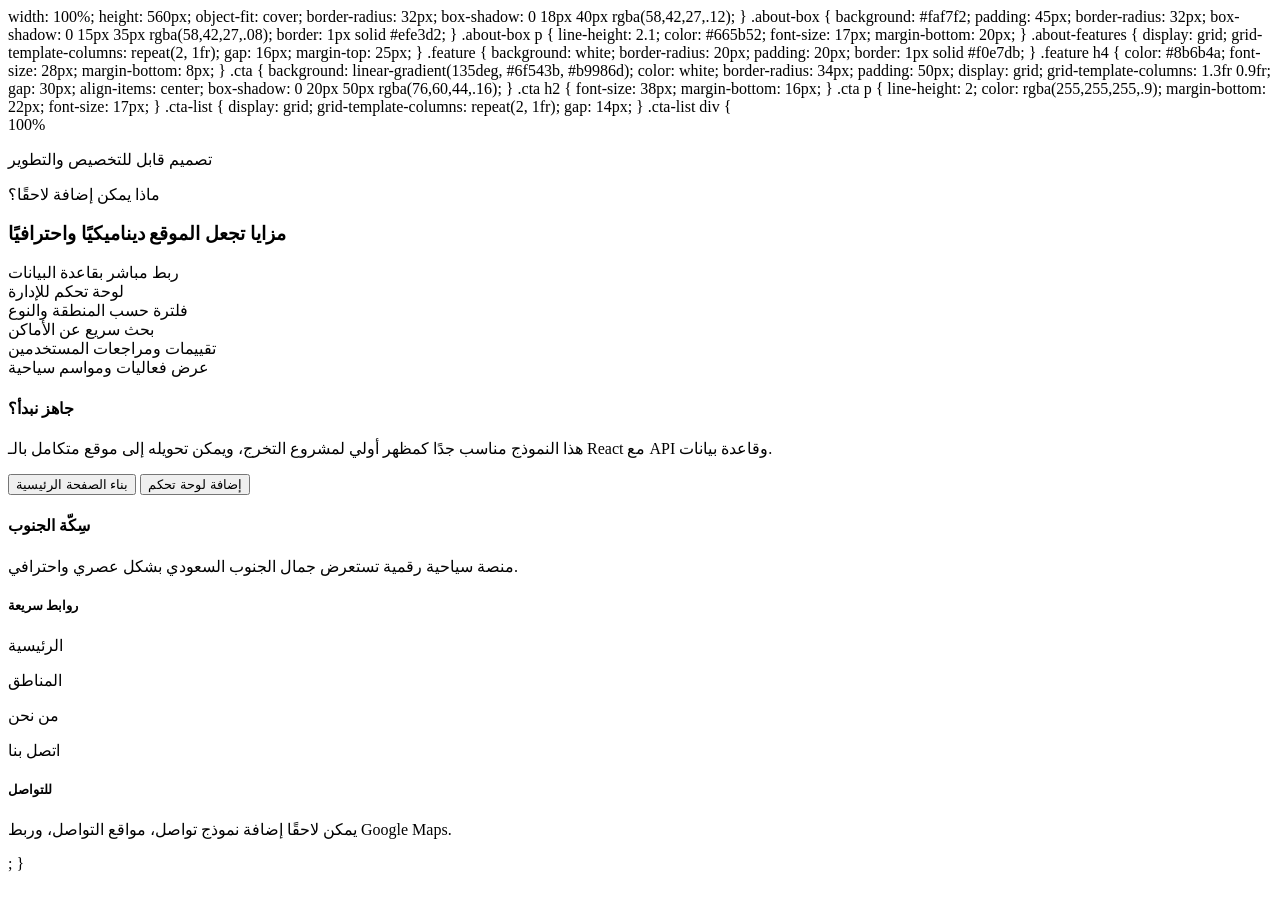
<file: مشروع/index.html>
<!DOCTYPE html>
      width: 100%; height: 560px; object-fit: cover; border-radius: 32px;
      box-shadow: 0 18px 40px rgba(58,42,27,.12);
    }

    .about-box {
      background: #faf7f2; padding: 45px; border-radius: 32px;
      box-shadow: 0 15px 35px rgba(58,42,27,.08); border: 1px solid #efe3d2;
    }

    .about-box p { line-height: 2.1; color: #665b52; font-size: 17px; margin-bottom: 20px; }

    .about-features {
      display: grid; grid-template-columns: repeat(2, 1fr); gap: 16px; margin-top: 25px;
    }

    .feature {
      background: white; border-radius: 20px; padding: 20px; border: 1px solid #f0e7db;
    }

    .feature h4 { color: #8b6b4a; font-size: 28px; margin-bottom: 8px; }

    .cta {
      background: linear-gradient(135deg, #6f543b, #b9986d); color: white;
      border-radius: 34px; padding: 50px; display: grid;
      grid-template-columns: 1.3fr 0.9fr; gap: 30px; align-items: center;
      box-shadow: 0 20px 50px rgba(76,60,44,.16);
    }

    .cta h2 { font-size: 38px; margin-bottom: 16px; }
    .cta p { line-height: 2; color: rgba(255,255,255,.9); margin-bottom: 22px; font-size: 17px; }
    .cta-list { display: grid; grid-template-columns: repeat(2, 1fr); gap: 14px; }
    .cta-list div {
                <div className="mb-2 text-3xl font-bold text-[#8b6b4a]">100%</div>
                <p className="text-slate-600">تصميم قابل للتخصيص والتطوير</p>
              </div>
            </div>
          </div>
        </div>
      </section>

      <section className="mx-auto max-w-7xl px-6 py-20 lg:px-10">
        <div className="rounded-[32px] bg-gradient-to-l from-[#6f543b] to-[#b58e63] p-8 text-white shadow-xl md:p-12">
          <div className="grid gap-8 lg:grid-cols-[1.2fr_.8fr] lg:items-center">
            <div>
              <p className="mb-3 text-sm font-semibold text-white/80">ماذا يمكن إضافة لاحقًا؟</p>
              <h3 className="mb-5 text-3xl font-bold">مزايا تجعل الموقع ديناميكيًا واحترافيًا</h3>
              <div className="grid gap-3 text-base md:grid-cols-2">
                <div className="rounded-2xl bg-white/10 p-4">ربط مباشر بقاعدة البيانات</div>
                <div className="rounded-2xl bg-white/10 p-4">لوحة تحكم للإدارة</div>
                <div className="rounded-2xl bg-white/10 p-4">فلترة حسب المنطقة والنوع</div>
                <div className="rounded-2xl bg-white/10 p-4">بحث سريع عن الأماكن</div>
                <div className="rounded-2xl bg-white/10 p-4">تقييمات ومراجعات المستخدمين</div>
                <div className="rounded-2xl bg-white/10 p-4">عرض فعاليات ومواسم سياحية</div>
              </div>
            </div>

            <div className="rounded-[28px] bg-white p-6 text-slate-800 shadow-2xl">
              <h4 className="mb-4 text-2xl font-bold">جاهز نبدأ؟</h4>
              <p className="mb-6 leading-8 text-slate-600">
                هذا النموذج مناسب جدًا كمظهر أولي لمشروع التخرج، ويمكن تحويله إلى موقع متكامل بالـ React مع API وقاعدة بيانات.
              </p>
              <div className="space-y-3">
                <button className="w-full rounded-2xl bg-slate-900 px-4 py-3 font-medium text-white hover:bg-[#8b6b4a]">
                  بناء الصفحة الرئيسية
                </button>
                <button className="w-full rounded-2xl border border-slate-300 px-4 py-3 font-medium hover:bg-slate-50">
                  إضافة لوحة تحكم
                </button>
              </div>
            </div>
          </div>
        </div>
      </section>

      <footer id="contact" className="border-t border-slate-200 bg-white">
        <div className="mx-auto grid max-w-7xl gap-8 px-6 py-10 md:grid-cols-3 lg:px-10">
          <div>
            <h4 className="mb-3 text-xl font-bold">سِكّة الجنوب</h4>
            <p className="leading-8 text-slate-500">
              منصة سياحية رقمية تستعرض جمال الجنوب السعودي بشكل عصري واحترافي.
            </p>
          </div>
          <div>
            <h5 className="mb-3 font-bold">روابط سريعة</h5>
            <div className="space-y-2 text-slate-500">
              <p>الرئيسية</p>
              <p>المناطق</p>
              <p>من نحن</p>
              <p>اتصل بنا</p>
            </div>
          </div>
          <div>
            <h5 className="mb-3 font-bold">للتواصل</h5>
            <p className="leading-8 text-slate-500">يمكن لاحقًا إضافة نموذج تواصل، مواقع التواصل، وربط Google Maps.</p>
          </div>
        </div>
      </footer>
    </div>
;
}
</file>
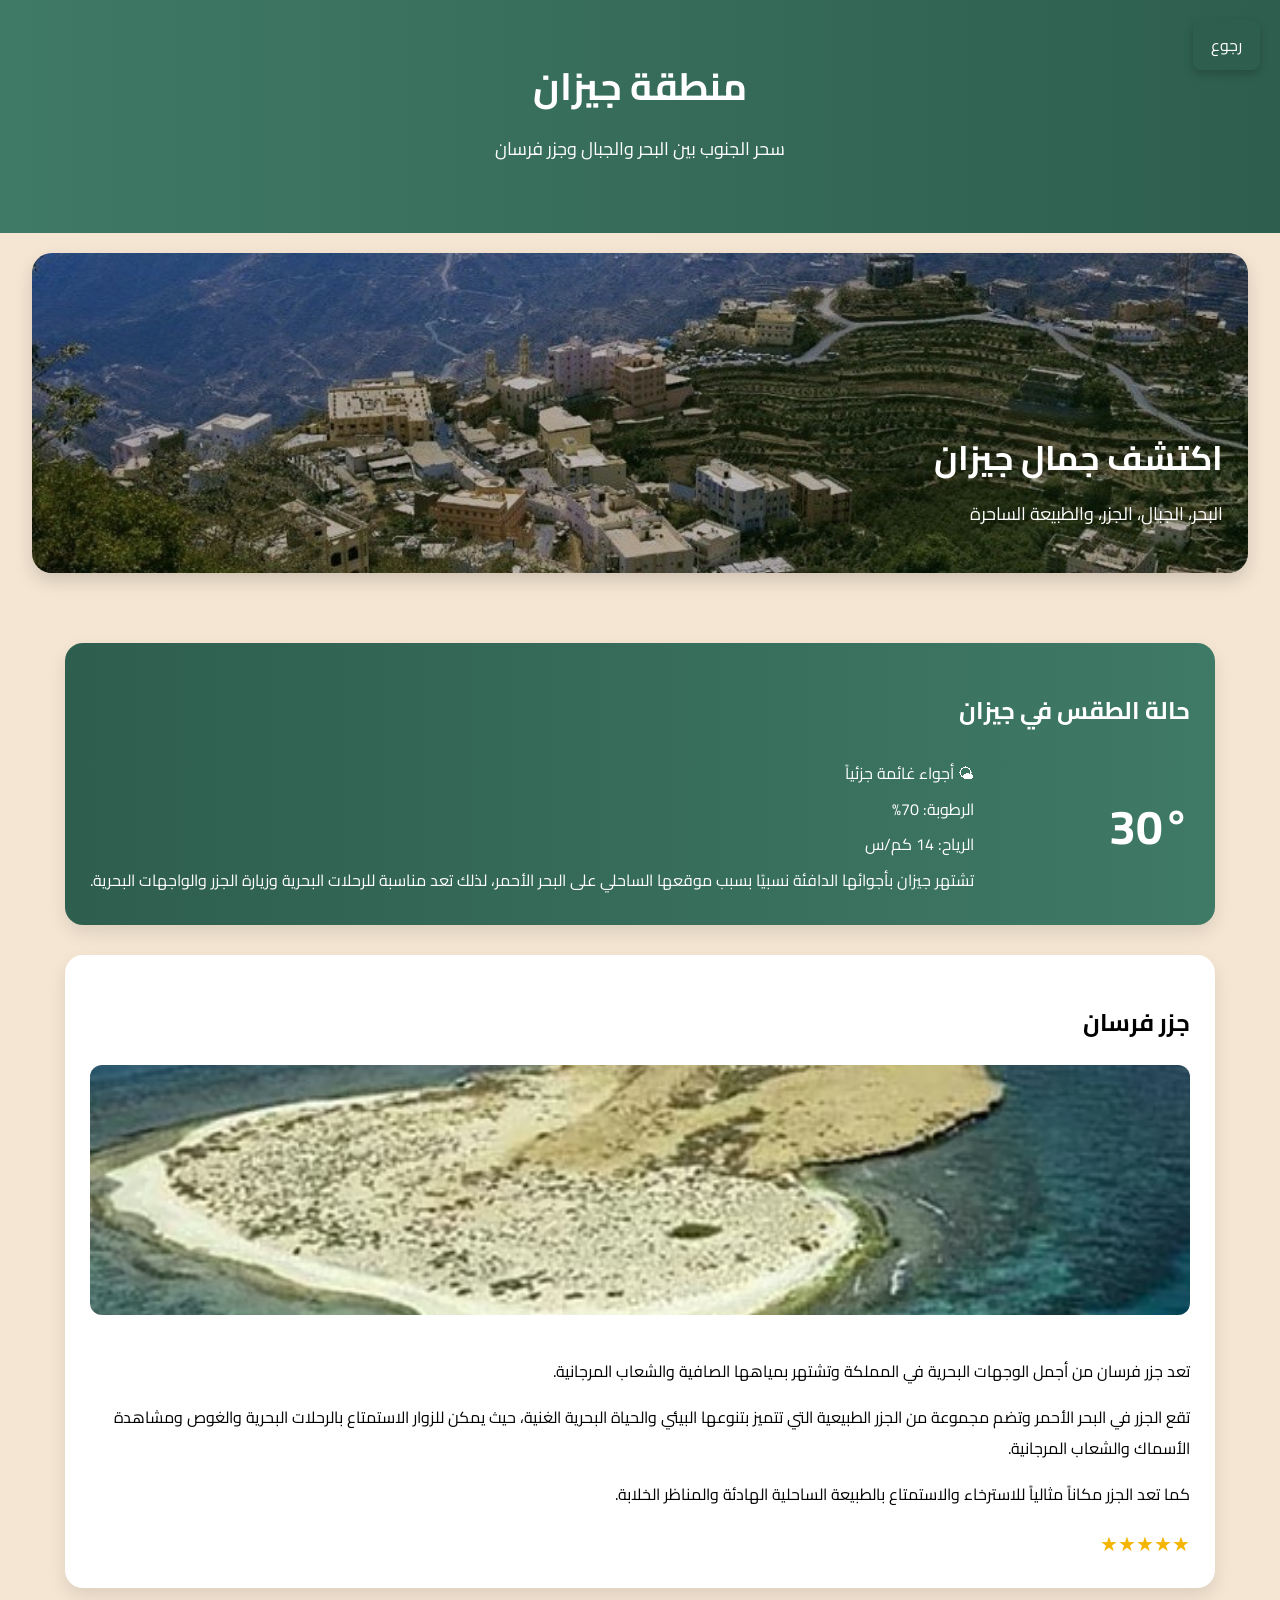
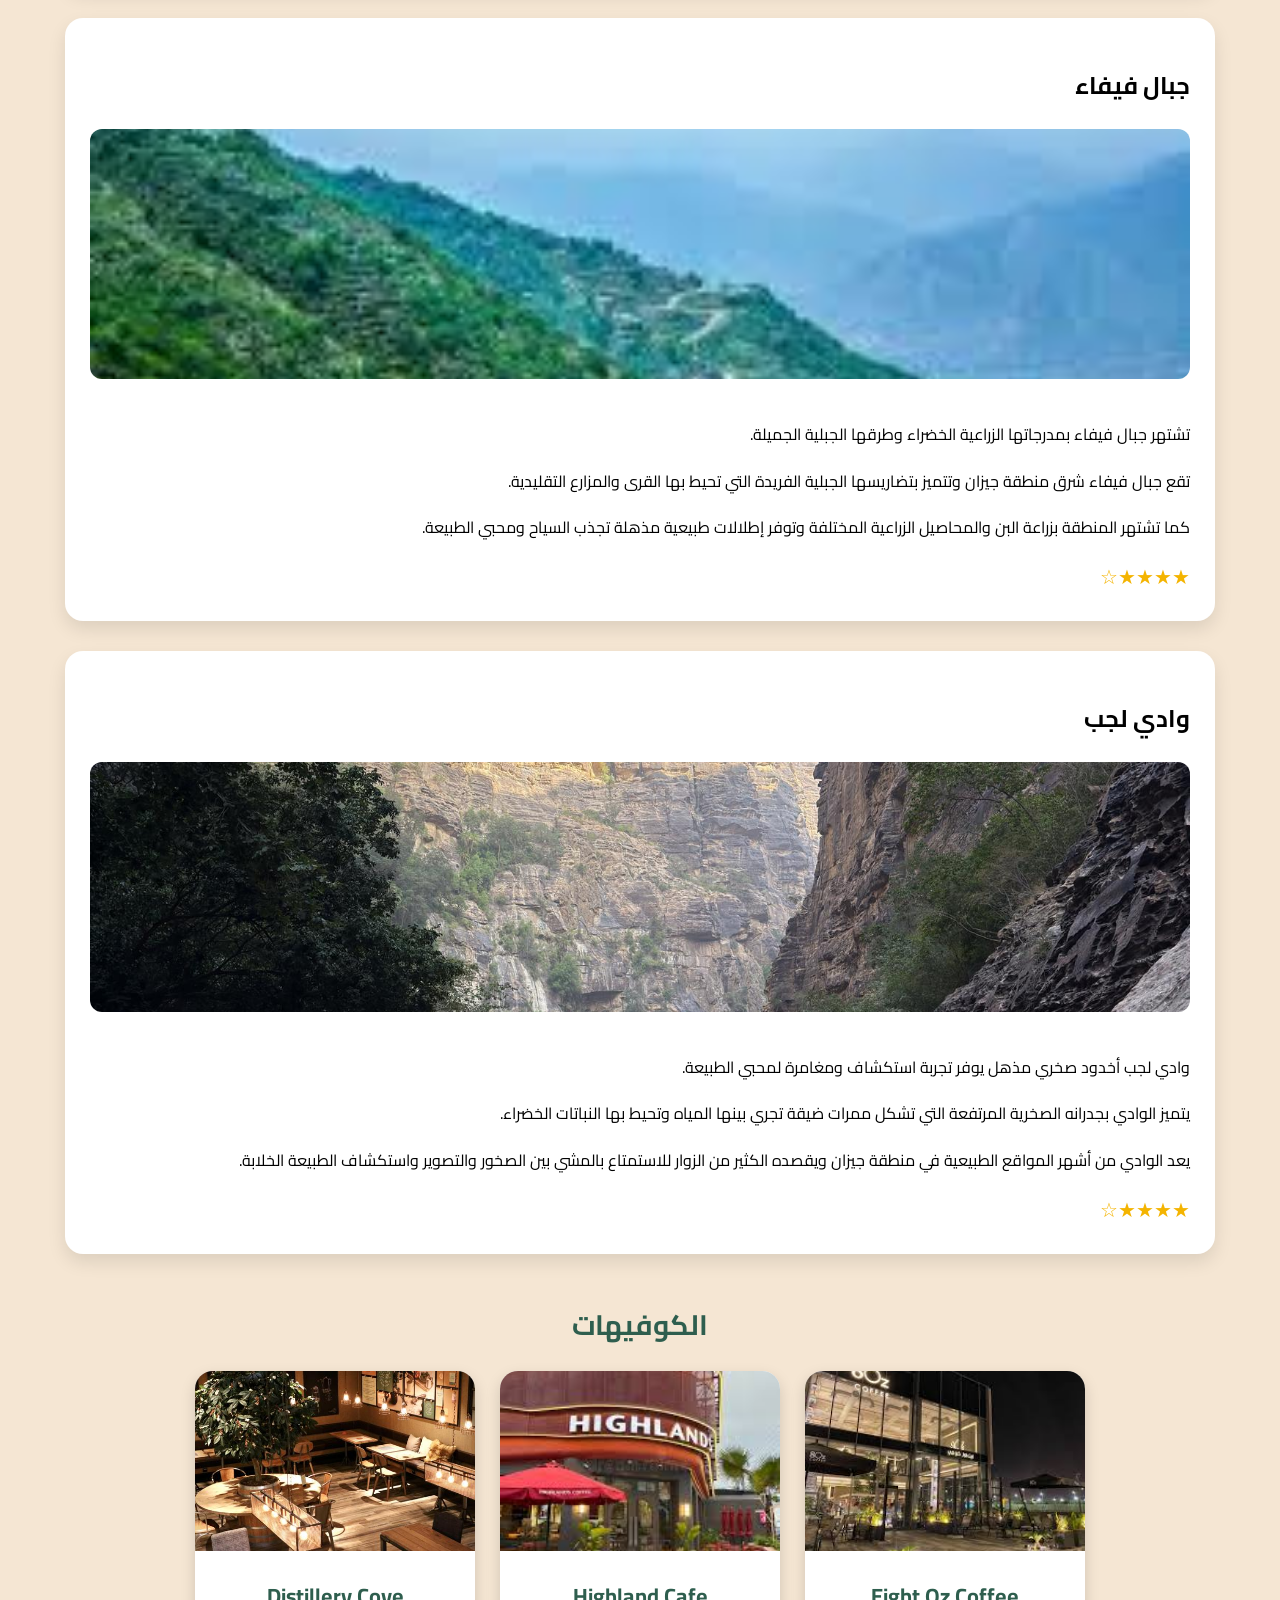
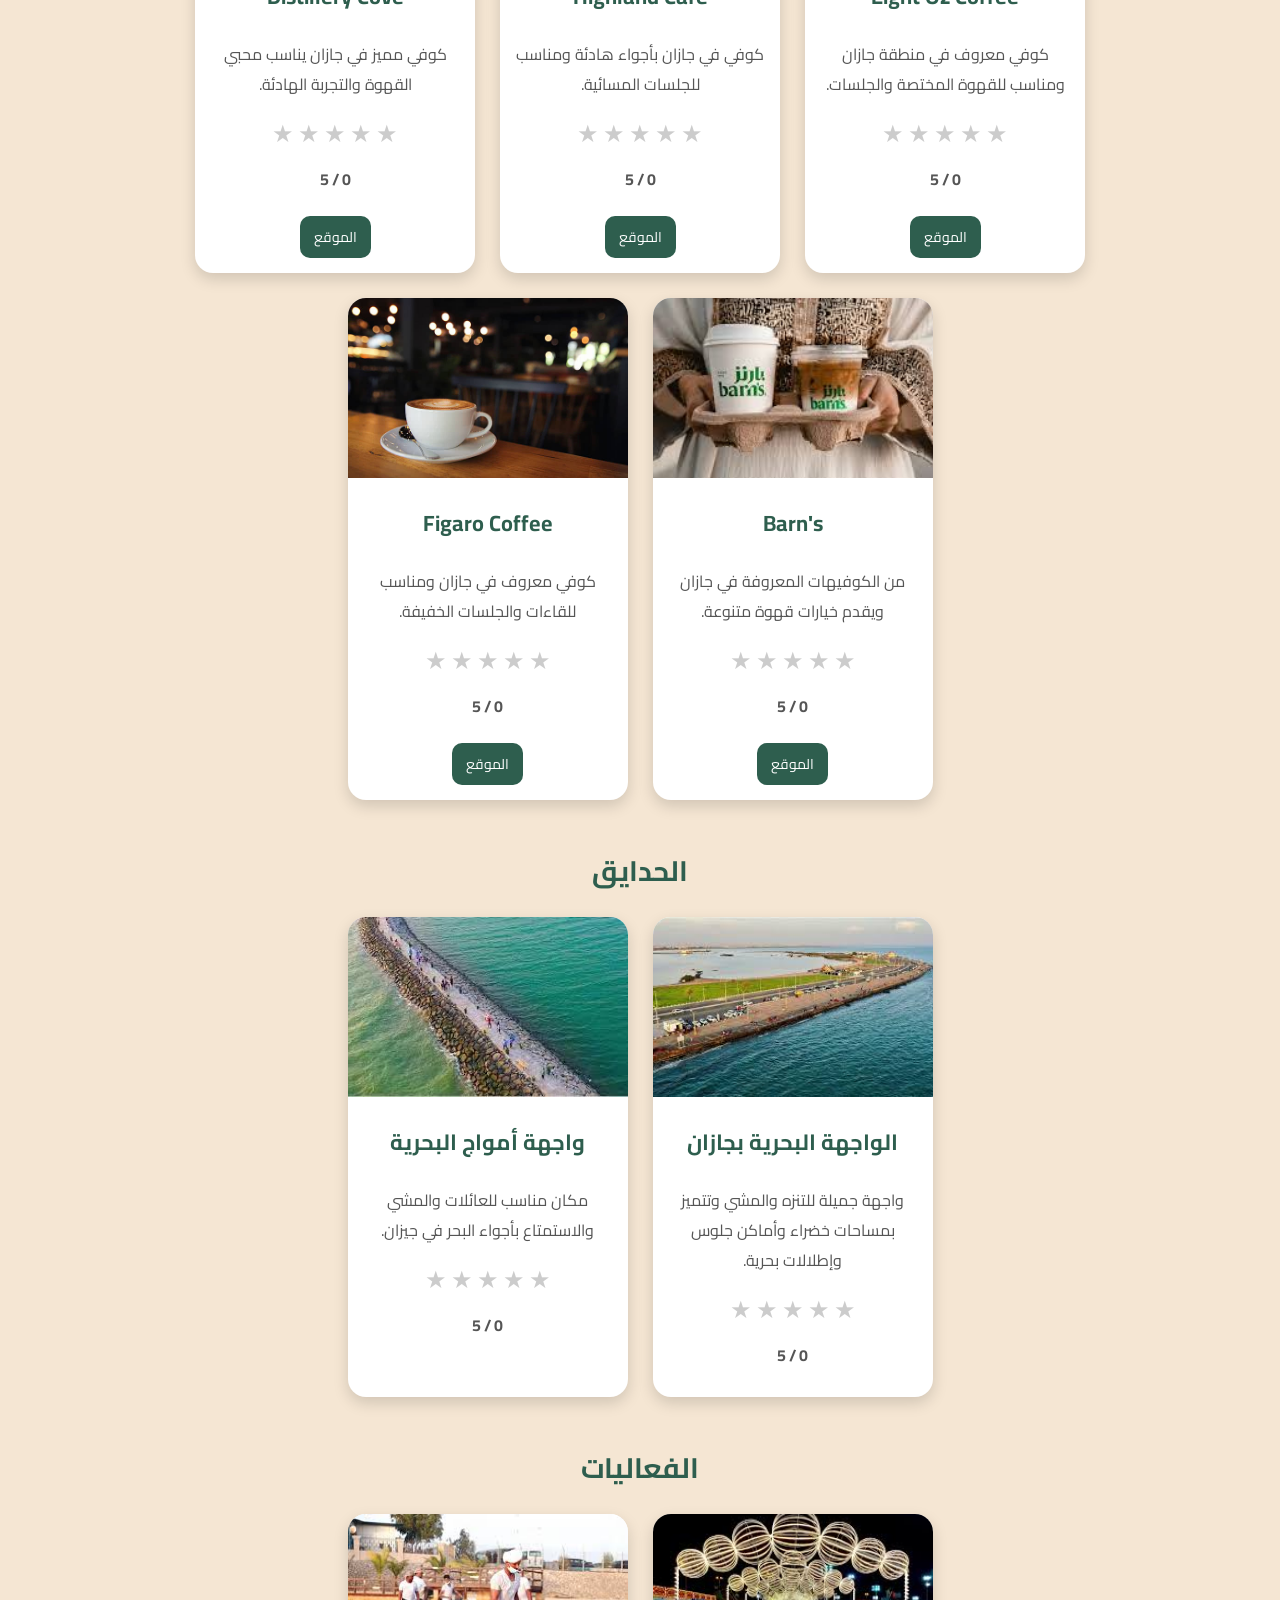
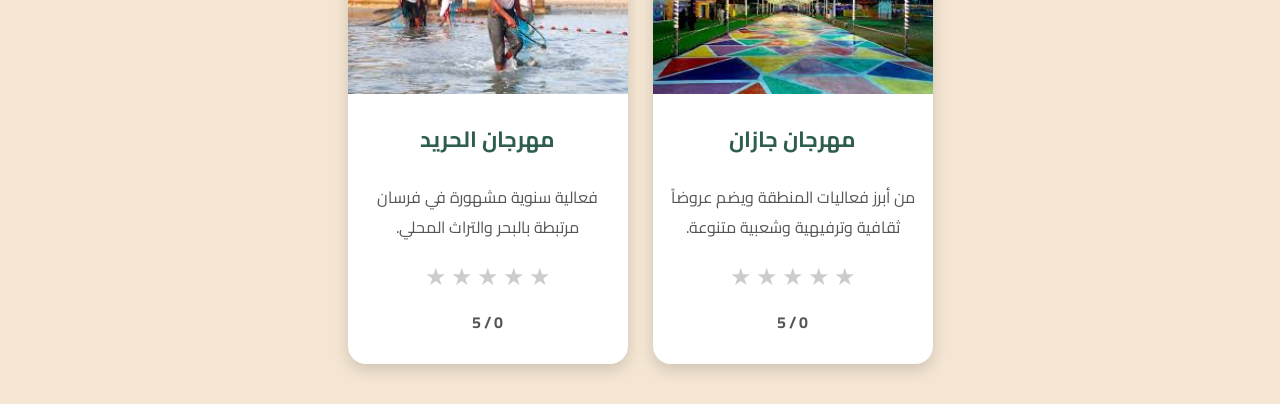
<file: مشروع/jazan.html>
<!DOCTYPE html>
<html lang="ar">
<head>
<meta charset="UTF-8">
<meta name="viewport" content="width=device-width, initial-scale=1.0">
<title>منطقة جيزان</title>

<link href="https://fonts.googleapis.com/css2?family=Cairo:wght@400;700&display=swap" rel="stylesheet">

<style>
body {
    margin: 0;
    font-family: 'Cairo', sans-serif;
    background-color: #f5e6d3;
    direction: rtl;
}

* {
    box-sizing: border-box;
}

/* زر الرجوع */
.back-btn {
    position: fixed;
    top: 20px;
    right: 20px;
    padding: 10px 18px;
    background-color: #2e5e4e;
    color: white;
    text-decoration: none;
    border-radius: 8px;
    box-shadow: 0 4px 10px rgba(0,0,0,0.2);
    transition: 0.3s;
    z-index: 1000;
}

.back-btn:hover {
    background-color: #244a3d;
}

/* الهيدر */
header {
    background: linear-gradient(to left, #2e5e4e, #3f7a66);
    color: white;
    text-align: center;
    padding: 50px 20px;
}

header h1 {
    margin: 0;
    font-size: 38px;
}

header p {
    margin-top: 10px;
    font-size: 18px;
}

/* صورة الغلاف */
.hero {
    width: 95%;
    height: 320px;
    margin: 20px auto 30px;
    border-radius: 20px;
    overflow: hidden;
    box-shadow: 0 8px 18px rgba(0,0,0,0.15);
    position: relative;
}

.hero img {
    width: 100%;
    height: 100%;
    object-fit: cover;
    display: block;
}

.hero::after {
    content: "";
    position: absolute;
    inset: 0;
    background: rgba(0,0,0,0.25);
}

.hero-text {
    position: absolute;
    bottom: 25px;
    right: 25px;
    color: white;
    z-index: 2;
}

.hero-text h2 {
    margin: 0;
    font-size: 34px;
}

.hero-text p {
    margin-top: 8px;
    font-size: 18px;
}

/* المحتوى */
.container {
    padding: 40px 25px;
    max-width: 1200px;
    margin: auto;
}

.cards-grid {
    display: block;
}

/* الكروت القديمة */
.card {
    background-color: white;
    padding: 25px;
    margin-bottom: 30px;
    border-radius: 18px;
    box-shadow: 0 8px 18px rgba(0,0,0,0.1);
    transition: 0.4s;
    line-height: 1.9;
}

.card:hover {
    transform: scale(1.02);
}

.card img {
    width: 100%;
    height: 250px;
    object-fit: cover;
    border-radius: 12px;
    margin-bottom: 15px;
}

.rating {
    color: #f4b400;
    font-size: 20px;
    margin-top: 10px;
}

/* كارد الطقس */
.weather-card {
    background: linear-gradient(to left, #3f7a66, #2e5e4e);
    color: white;
}

.weather-content {
    display: flex;
    justify-content: space-between;
    align-items: center;
    margin-top: 15px;
    gap: 20px;
    flex-wrap: wrap;
}

.temp {
    font-size: 48px;
    font-weight: bold;
}

.details p {
    margin: 5px 0;
}

/* الأقسام الجديدة */
.section-title {
    text-align: center;
    font-size: 28px;
    color: #2e5e4e;
    margin: 45px 0 20px;
    font-weight: bold;
}

.places-container {
    display: flex;
    justify-content: center;
    gap: 25px;
    flex-wrap: wrap;
}

.place-card {
    width: 280px;
    background: white;
    border-radius: 18px;
    overflow: hidden;
    box-shadow: 0 6px 15px rgba(0,0,0,0.15);
    transition: 0.3s;
}

.place-card:hover {
    transform: translateY(-8px) scale(1.03);
}

.place-card img {
    width: 100%;
    height: 180px;
    object-fit: cover;
}

.card-content {
    padding: 15px;
    text-align: center;
}

.card-content h3 {
    margin-top: 0;
    color: #2e5e4e;
    font-size: 22px;
}

.card-content p {
    color: #555;
    margin-bottom: 12px;
}

.star {
    font-size: 24px;
    color: #ccc;
    cursor: pointer;
}

.star.active {
    color: gold;
}

.rating-text {
    font-weight: bold;
    margin-top: 8px;
}

.map-btn {
    display: inline-block;
    margin-top: 10px;
    padding: 8px 14px;
    background-color: #2e5e4e;
    color: white;
    text-decoration: none;
    border-radius: 10px;
    transition: 0.3s;
    font-size: 14px;
}

.map-btn:hover {
    background-color: #244a3d;
}

@media (max-width: 768px) {
    .hero {
        height: 250px;
    }

    .hero-text h2 {
        font-size: 26px;
    }

    .hero-text p {
        font-size: 15px;
    }

    .place-card {
        width: 100%;
        max-width: 350px;
    }

    .temp {
        font-size: 38px;
    }
}
</style>
</head>

<body>

<a href="page1.html" class="back-btn">رجوع</a>

<header>
    <h1>منطقة جيزان</h1>
    <p>سحر الجنوب بين البحر والجبال وجزر فرسان</p>
</header>

<div class="hero">
    <img src="jazann.jpg" alt="منطقة جيزان">
    <div class="hero-text">
        <h2>اكتشف جمال جيزان</h2>
        <p>البحر، الجبال، الجزر، والطبيعة الساحرة</p>
    </div>
</div>

<div class="container">
<div class="cards-grid">

    <!-- كارد الطقس -->
    <div class="card weather-card">
        <h2>حالة الطقس في جيزان</h2>
        <div class="weather-content">
            <div class="temp">30°</div>
            <div class="details">
                <p>🌤 أجواء غائمة جزئياً</p>
                <p>الرطوبة: 70%</p>
                <p>الرياح: 14 كم/س</p>
                <p>تشتهر جيزان بأجوائها الدافئة نسبيًا بسبب موقعها الساحلي على البحر الأحمر، لذلك تعد مناسبة للرحلات البحرية وزيارة الجزر والواجهات البحرية.</p>
            </div>
        </div>
    </div>

    <!-- جزر فرسان -->
    <div class="card">
        <h2>جزر فرسان</h2>
        <img src="farasan.jpg" alt="جزر فرسان">
        <p>تعد جزر فرسان من أجمل الوجهات البحرية في المملكة وتشتهر بمياهها الصافية والشعاب المرجانية.</p>
        <p>تقع الجزر في البحر الأحمر وتضم مجموعة من الجزر الطبيعية التي تتميز بتنوعها البيئي والحياة البحرية الغنية، حيث يمكن للزوار الاستمتاع بالرحلات البحرية والغوص ومشاهدة الأسماك والشعاب المرجانية.</p>
        <p>كما تعد الجزر مكاناً مثالياً للاسترخاء والاستمتاع بالطبيعة الساحلية الهادئة والمناظر الخلابة.</p>
        <div class="rating">★★★★★</div>
    </div>

    <!-- جبال فيفاء -->
    <div class="card">
        <h2>جبال فيفاء</h2>
        <img src="fefa.jpg" alt="جبال فيفاء">
        <p>تشتهر جبال فيفاء بمدرجاتها الزراعية الخضراء وطرقها الجبلية الجميلة.</p>
        <p>تقع جبال فيفاء شرق منطقة جيزان وتتميز بتضاريسها الجبلية الفريدة التي تحيط بها القرى والمزارع التقليدية.</p>
        <p>كما تشتهر المنطقة بزراعة البن والمحاصيل الزراعية المختلفة وتوفر إطلالات طبيعية مذهلة تجذب السياح ومحبي الطبيعة.</p>
        <div class="rating">★★★★☆</div>
    </div>

    <!-- وادي لجب -->
    <div class="card">
        <h2>وادي لجب</h2>
        <img src="lajab.jpg" alt="وادي لجب">
        <p>وادي لجب أخدود صخري مذهل يوفر تجربة استكشاف ومغامرة لمحبي الطبيعة.</p>
        <p>يتميز الوادي بجدرانه الصخرية المرتفعة التي تشكل ممرات ضيقة تجري بينها المياه وتحيط بها النباتات الخضراء.</p>
        <p>يعد الوادي من أشهر المواقع الطبيعية في منطقة جيزان ويقصده الكثير من الزوار للاستمتاع بالمشي بين الصخور والتصوير واستكشاف الطبيعة الخلابة.</p>
        <div class="rating">★★★★☆</div>
    </div>

    <!-- الكوفيهات -->
    <h2 class="section-title">الكوفيهات</h2>
    <div class="places-container">

        <div class="place-card">
            <img src="eight-oz.jpg" alt="Eight Oz Coffee">
            <div class="card-content">
                <h3>Eight Oz Coffee</h3>
                <p>كوفي معروف في منطقة جازان ومناسب للقهوة المختصة والجلسات.</p>
                <span class="star">★</span>
                <span class="star">★</span>
                <span class="star">★</span>
                <span class="star">★</span>
                <span class="star">★</span>
                <p class="rating-text">0 / 5</p>
                <a class="map-btn" href="https://maps.yango.com/en-sa/org/eight_oz_coffee/196768136063/" target="_blank">الموقع</a>
            </div>
        </div>

        <div class="place-card">
            <img src="هاي لاند كوفي .jpg" alt="Highland Cafe">
            <div class="card-content">
                <h3>Highland Cafe</h3>
                <p>كوفي في جازان بأجواء هادئة ومناسب للجلسات المسائية.</p>
                <span class="star">★</span>
                <span class="star">★</span>
                <span class="star">★</span>
                <span class="star">★</span>
                <span class="star">★</span>
                <p class="rating-text">0 / 5</p>
                <a class="map-btn" href="https://maps.yango.com/en-sa/org/highland_cafe/85581363987/" target="_blank">الموقع</a>
            </div>
        </div>

        <div class="place-card">
            <img src="distillery-cove.jpeg" alt="Distillery Cove">
            <div class="card-content">
                <h3>Distillery Cove</h3>
                <p>كوفي مميز في جازان يناسب محبي القهوة والتجربة الهادئة.</p>
                <span class="star">★</span>
                <span class="star">★</span>
                <span class="star">★</span>
                <span class="star">★</span>
                <span class="star">★</span>
                <p class="rating-text">0 / 5</p>
                <a class="map-btn" href="https://maps.yango.com/en-sa/org/distillery_cove/245358603709/" target="_blank">الموقع</a>
            </div>
        </div>

        <div class="place-card">
            <img src="barns-jazan.jpg" alt="Barn's">
            <div class="card-content">
                <h3>Barn's</h3>
                <p>من الكوفيهات المعروفة في جازان ويقدم خيارات قهوة متنوعة.</p>
                <span class="star">★</span>
                <span class="star">★</span>
                <span class="star">★</span>
                <span class="star">★</span>
                <span class="star">★</span>
                <p class="rating-text">0 / 5</p>
                <a class="map-btn" href="https://maps.yango.com/en-sa/org/44000270717/reviews/" target="_blank">الموقع</a>
            </div>
        </div>

        <div class="place-card">
            <img src="figaro-jazan.jpg" alt="Figaro Coffee">
            <div class="card-content">
                <h3>Figaro Coffee</h3>
                <p>كوفي معروف في جازان ومناسب للقاءات والجلسات الخفيفة.</p>
                <span class="star">★</span>
                <span class="star">★</span>
                <span class="star">★</span>
                <span class="star">★</span>
                <span class="star">★</span>
                <p class="rating-text">0 / 5</p>
                <a class="map-btn" href="https://www.tripadvisor.com/Restaurant_Review-g1074315-d10594067-Reviews-Figaro_Coffee-Jazan_Jizan_Province.html" target="_blank">الموقع</a>
            </div>
        </div>

    </div>

    <!-- الحدايق -->
    <h2 class="section-title">الحدايق</h2>
    <div class="places-container">

        <div class="place-card">
            <img src="jazan-waterfront.jpg" alt="الواجهة البحرية بجازان">
            <div class="card-content">
                <h3>الواجهة البحرية بجازان</h3>
                <p>واجهة جميلة للتنزه والمشي وتتميز بمساحات خضراء وأماكن جلوس وإطلالات بحرية.</p>
                <span class="star">★</span>
                <span class="star">★</span>
                <span class="star">★</span>
                <span class="star">★</span>
                <span class="star">★</span>
                <p class="rating-text">0 / 5</p>
            </div>
        </div>

        <div class="place-card">
            <img src="amwaj-waterfront.jpg" alt="واجهة أمواج البحرية">
            <div class="card-content">
                <h3>واجهة أمواج البحرية</h3>
                <p>مكان مناسب للعائلات والمشي والاستمتاع بأجواء البحر في جيزان.</p>
                <span class="star">★</span>
                <span class="star">★</span>
                <span class="star">★</span>
                <span class="star">★</span>
                <span class="star">★</span>
                <p class="rating-text">0 / 5</p>
            </div>
        </div>

    </div>

    <!-- الفعاليات -->
    <h2 class="section-title">الفعاليات</h2>
    <div class="places-container">

        <div class="place-card">
            <img src="jazan-festival.jpg" alt="مهرجان جازان">
            <div class="card-content">
                <h3>مهرجان جازان</h3>
                <p>من أبرز فعاليات المنطقة ويضم عروضاً ثقافية وترفيهية وشعبية متنوعة.</p>
                <span class="star">★</span>
                <span class="star">★</span>
                <span class="star">★</span>
                <span class="star">★</span>
                <span class="star">★</span>
                <p class="rating-text">0 / 5</p>
            </div>
        </div>

        <div class="place-card">
            <img src="hareed-festival.jpg" alt="مهرجان الحريد">
            <div class="card-content">
                <h3>مهرجان الحريد</h3>
                <p>فعالية سنوية مشهورة في فرسان مرتبطة بالبحر والتراث المحلي.</p>
                <span class="star">★</span>
                <span class="star">★</span>
                <span class="star">★</span>
                <span class="star">★</span>
                <span class="star">★</span>
                <p class="rating-text">0 / 5</p>
            </div>
        </div>

    </div>

</div>
</div>

<script>
document.querySelectorAll('.place-card').forEach(card => {
    const stars = card.querySelectorAll('.star');
    const ratingText = card.querySelector('.rating-text');

    stars.forEach((star, index) => {
        star.onclick = function() {
            stars.forEach((s, i) => {
                s.classList.toggle('active', i <= index);
            });
            ratingText.textContent = (index + 1) + " / 5";
        };
    });
});
</script>

</body>
</html>
</file>
